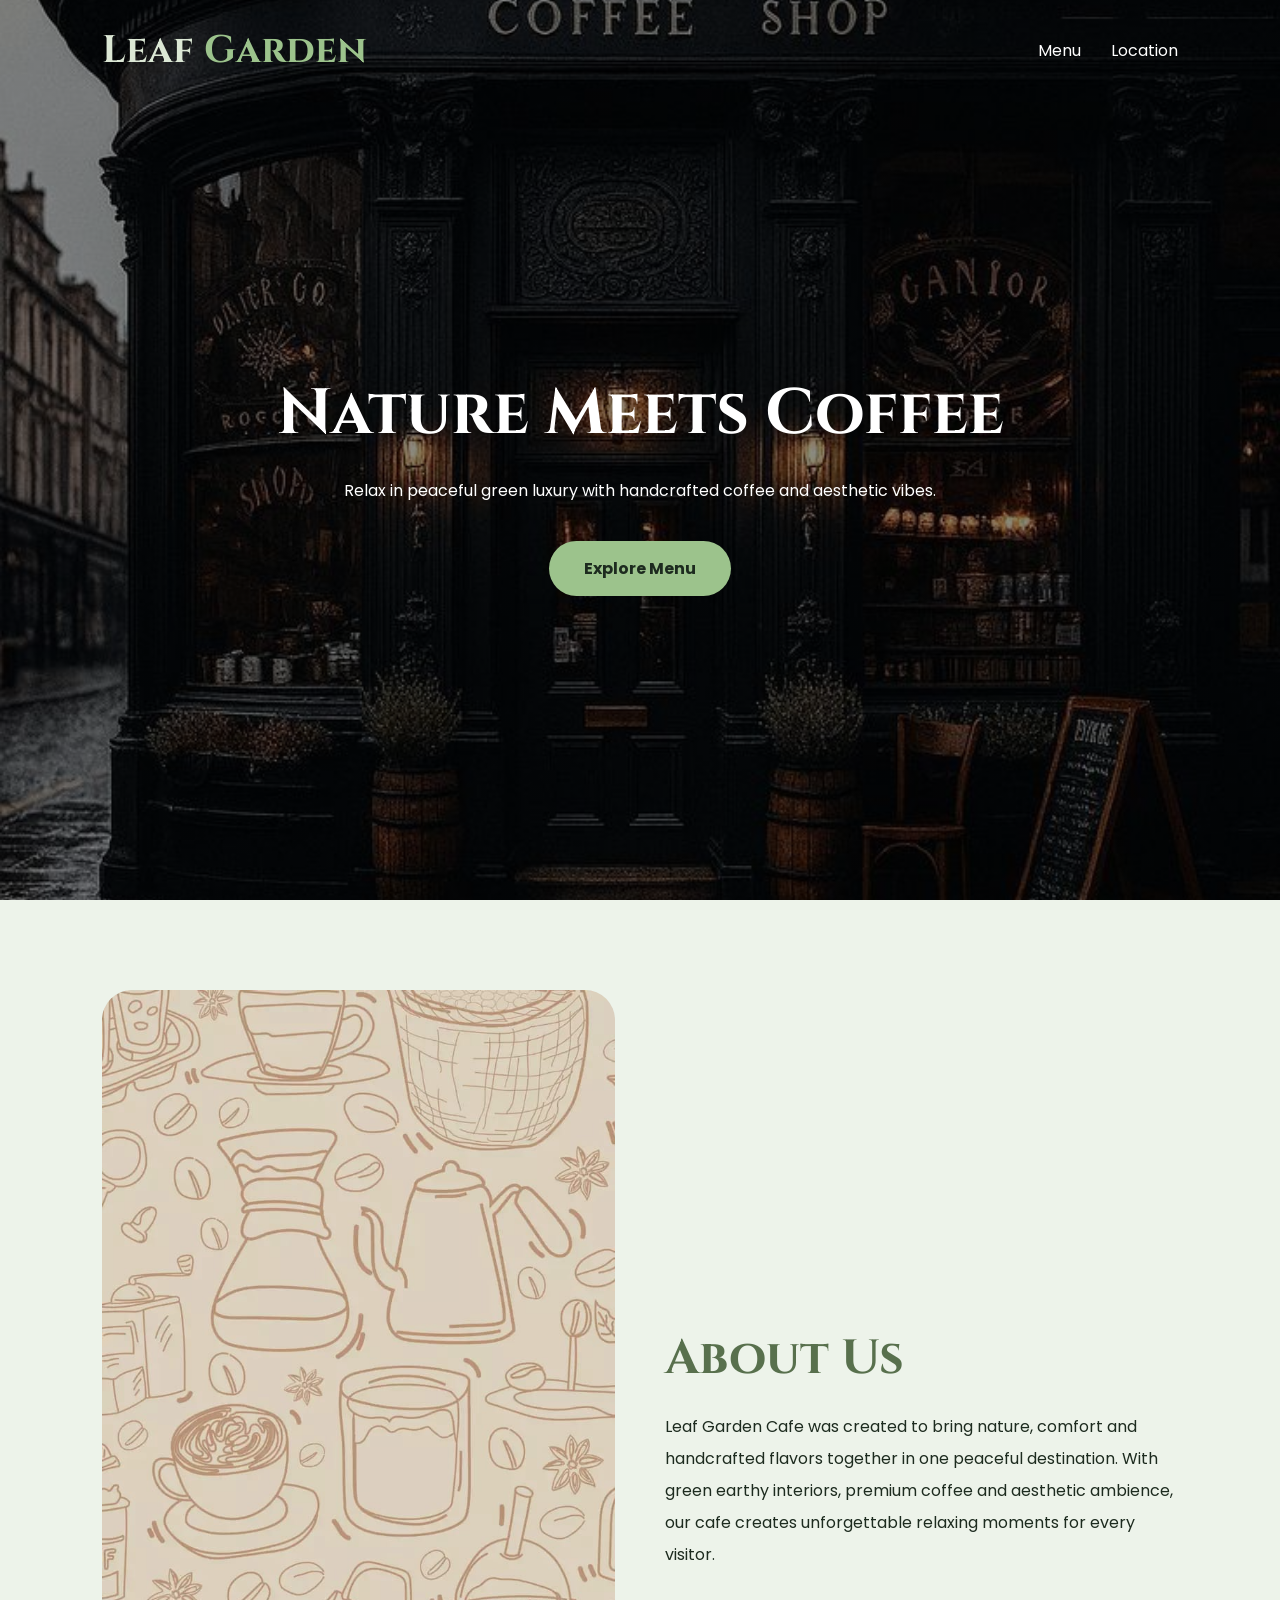
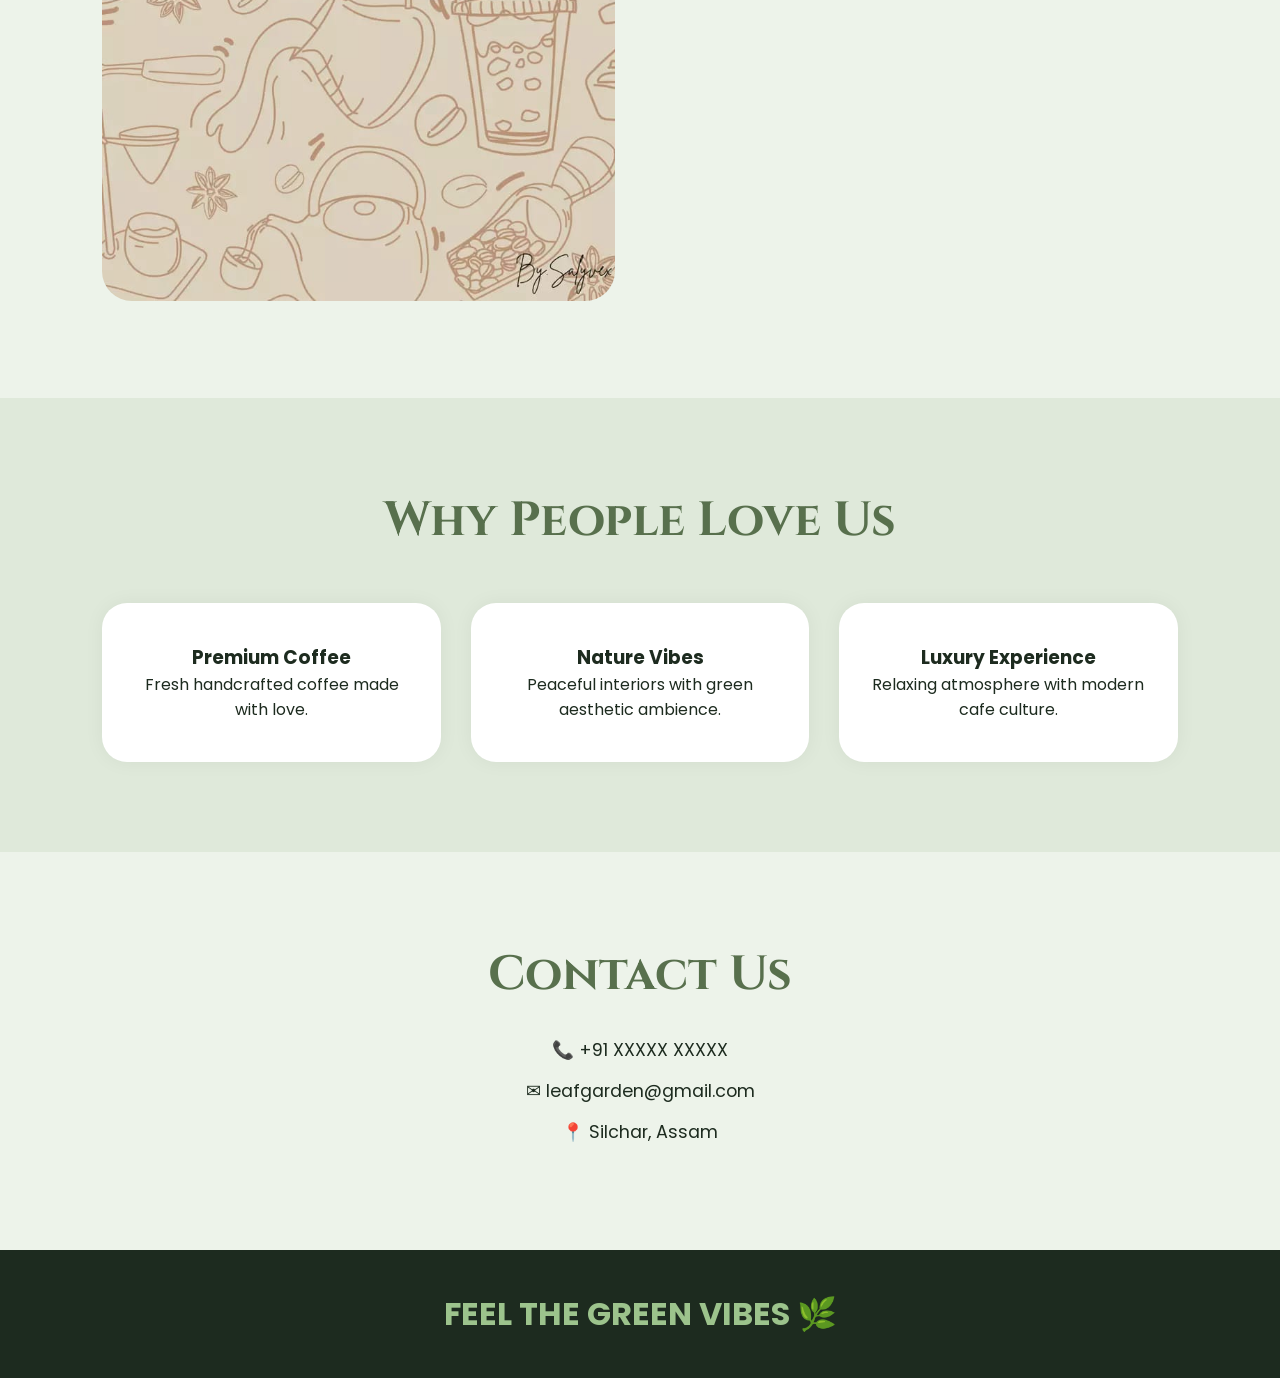
<file: index.html>
<!DOCTYPE html>
<html lang="en">

<head>

<meta charset="UTF-8">
<meta name="viewport" content="width=device-width, initial-scale=1.0">

<title>Leaf Garden Cafe</title>

<link rel="stylesheet" href="style.css">

<link href="https://fonts.googleapis.com/css2?family=Poppins:wght@300;400;500;600&family=Cinzel:wght@500;700&display=swap" rel="stylesheet">

</head>

<body>

<!-- HERO -->

<header class="hero">

<nav>

<h1 class="logo">
Leaf <span>Garden</span>
</h1>

<div class="nav-links">

<a href="menu.html">Menu</a>

<a href="location.html">Location</a>

</div>

</nav>

<div class="hero-content">

<h2>
Nature Meets Coffee
</h2>

<p>
Relax in peaceful green luxury with handcrafted coffee and aesthetic vibes.
</p>

<a href="menu.html" class="btn">
Explore Menu
</a>

</div>

</header>

<!-- ABOUT -->

<section class="about">

<div class="about-image">
<img src="images/aboutsectiontheme.jpeg">
</div>

<div class="about-text">

<h2>
About Us
</h2>

<p>
Leaf Garden Cafe was created to bring nature,
comfort and handcrafted flavors together in one peaceful destination.
With green earthy interiors, premium coffee and aesthetic ambience,
our cafe creates unforgettable relaxing moments for every visitor.
</p>

</div>

</section>

<!-- SPECIAL SECTION -->

<section class="special">

<h2>
Why People Love Us
</h2>

<div class="special-grid">

<div class="card">
<h3>Premium Coffee</h3>
<p>Fresh handcrafted coffee made with love.</p>
</div>

<div class="card">
<h3>Nature Vibes</h3>
<p>Peaceful interiors with green aesthetic ambience.</p>
</div>

<div class="card">
<h3>Luxury Experience</h3>
<p>Relaxing atmosphere with modern cafe culture.</p>
</div>

</div>

</section>

<!-- CONTACT -->

<section class="contact">

<h2>
Contact Us
</h2>

<p>
📞 +91 XXXXX XXXXX
</p>

<p>
✉ leafgarden@gmail.com
</p>

<p>
📍 Silchar, Assam
</p>

</section>

<!-- FOOTER -->

<footer>

<h1>
FEEL THE GREEN VIBES 🌿
</h1>

</footer>

</body>
</html>
</file>
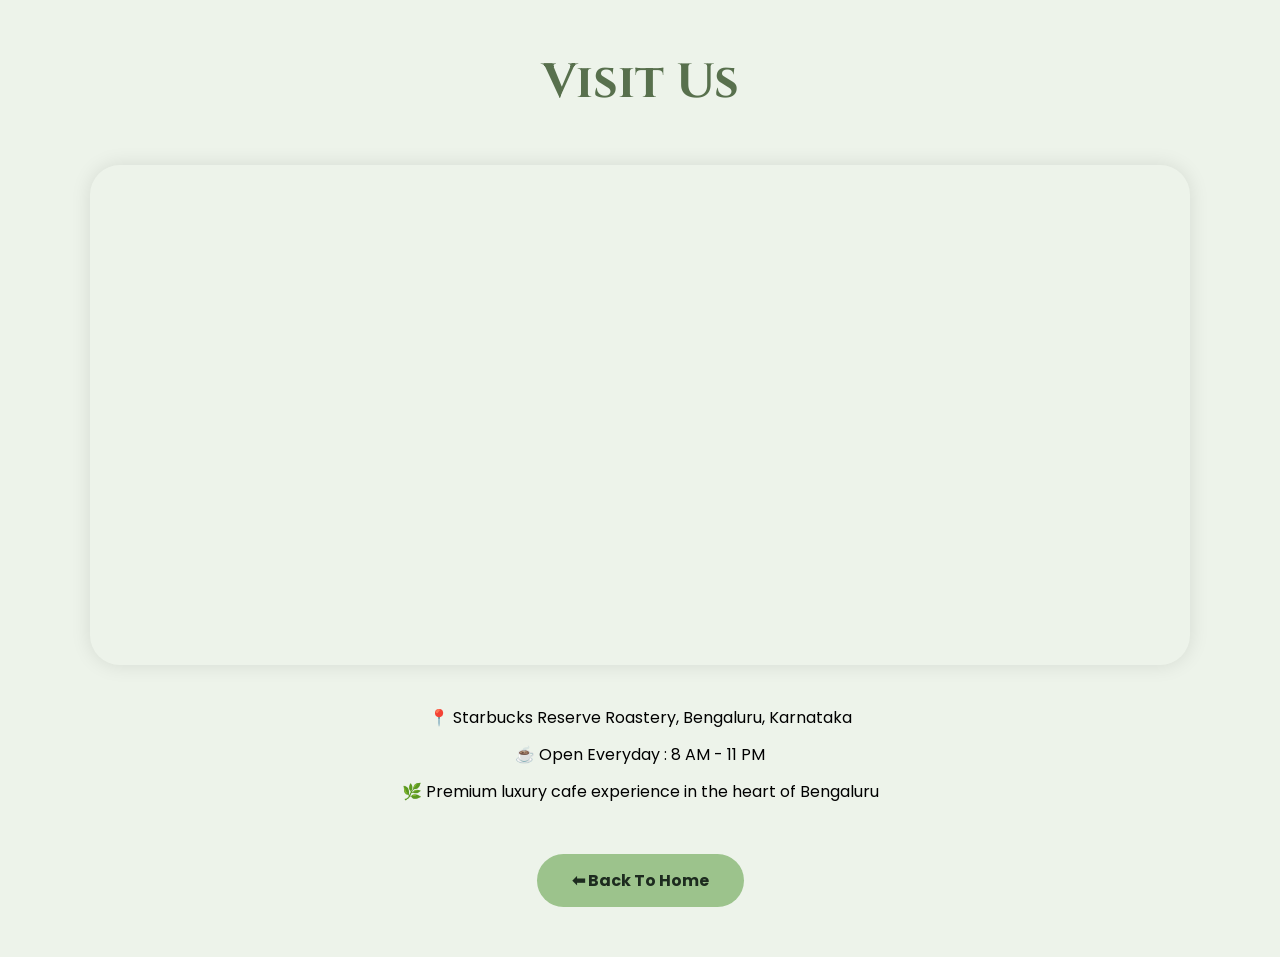
<file: location.html>
<!DOCTYPE html>
<html lang="en">

<head>

<meta charset="UTF-8">
<meta name="viewport" content="width=device-width, initial-scale=1.0">

<title>Location</title>

<link href="https://fonts.googleapis.com/css2?family=Poppins:wght@300;400;500;600&family=Cinzel:wght@500;700&display=swap" rel="stylesheet">

<style>

*{
margin:0;
padding:0;
box-sizing:border-box;
}

body{

font-family:'Poppins',sans-serif;

background:#edf3ea;

padding:50px 7%;
}

h1{

text-align:center;

font-size:3rem;

margin-bottom:50px;

font-family:'Cinzel',serif;

color:#58704d;
}

.map-box{

width:100%;

height:500px;

border-radius:30px;

overflow:hidden;

box-shadow:0 0 20px rgba(0,0,0,0.1);
}

iframe{

width:100%;
height:100%;

border:none;
}

.info{

text-align:center;

margin-top:40px;
}

.info p{

margin:12px 0;
}

.back{

display:flex;
justify-content:center;

margin-top:50px;
}

.back a{

text-decoration:none;

padding:14px 35px;

background:#9cc38c;

color:#1d2b1f;

border-radius:40px;

font-weight:bold;
}

</style>

</head>

<body>

<h1>
Visit Us
</h1>

<div class="map-box">

<iframe
src="https://www.google.com/maps/embed?pb=!1m18!1m12!1m3!1d3888.847160760196!2d77.6181731750752!3d12.955886387358863!2m3!1f0!2f0!3f0!3m2!1i1024!2i768!4f13.1!3m3!1m2!1s0x3bae15d7f8b7f6f5%3A0x8d0ef7b7d1f5f6c6!2sStarbucks%20Reserve%20Roastery!5e0!3m2!1sen!2sin!4v1716800000000!5m2!1sen!2sin"
allowfullscreen=""
loading="lazy"
referrerpolicy="no-referrer-when-downgrade">
</iframe>

</div>

<div class="info">

<p>
📍 Starbucks Reserve Roastery, Bengaluru, Karnataka
</p>

<p>
☕ Open Everyday : 8 AM - 11 PM
</p>

<p>
🌿 Premium luxury cafe experience in the heart of Bengaluru
</p>

</div>

<div class="back">

<a href="index.html">
⬅ Back To Home
</a>

</div>

</body>
</html>
</file>
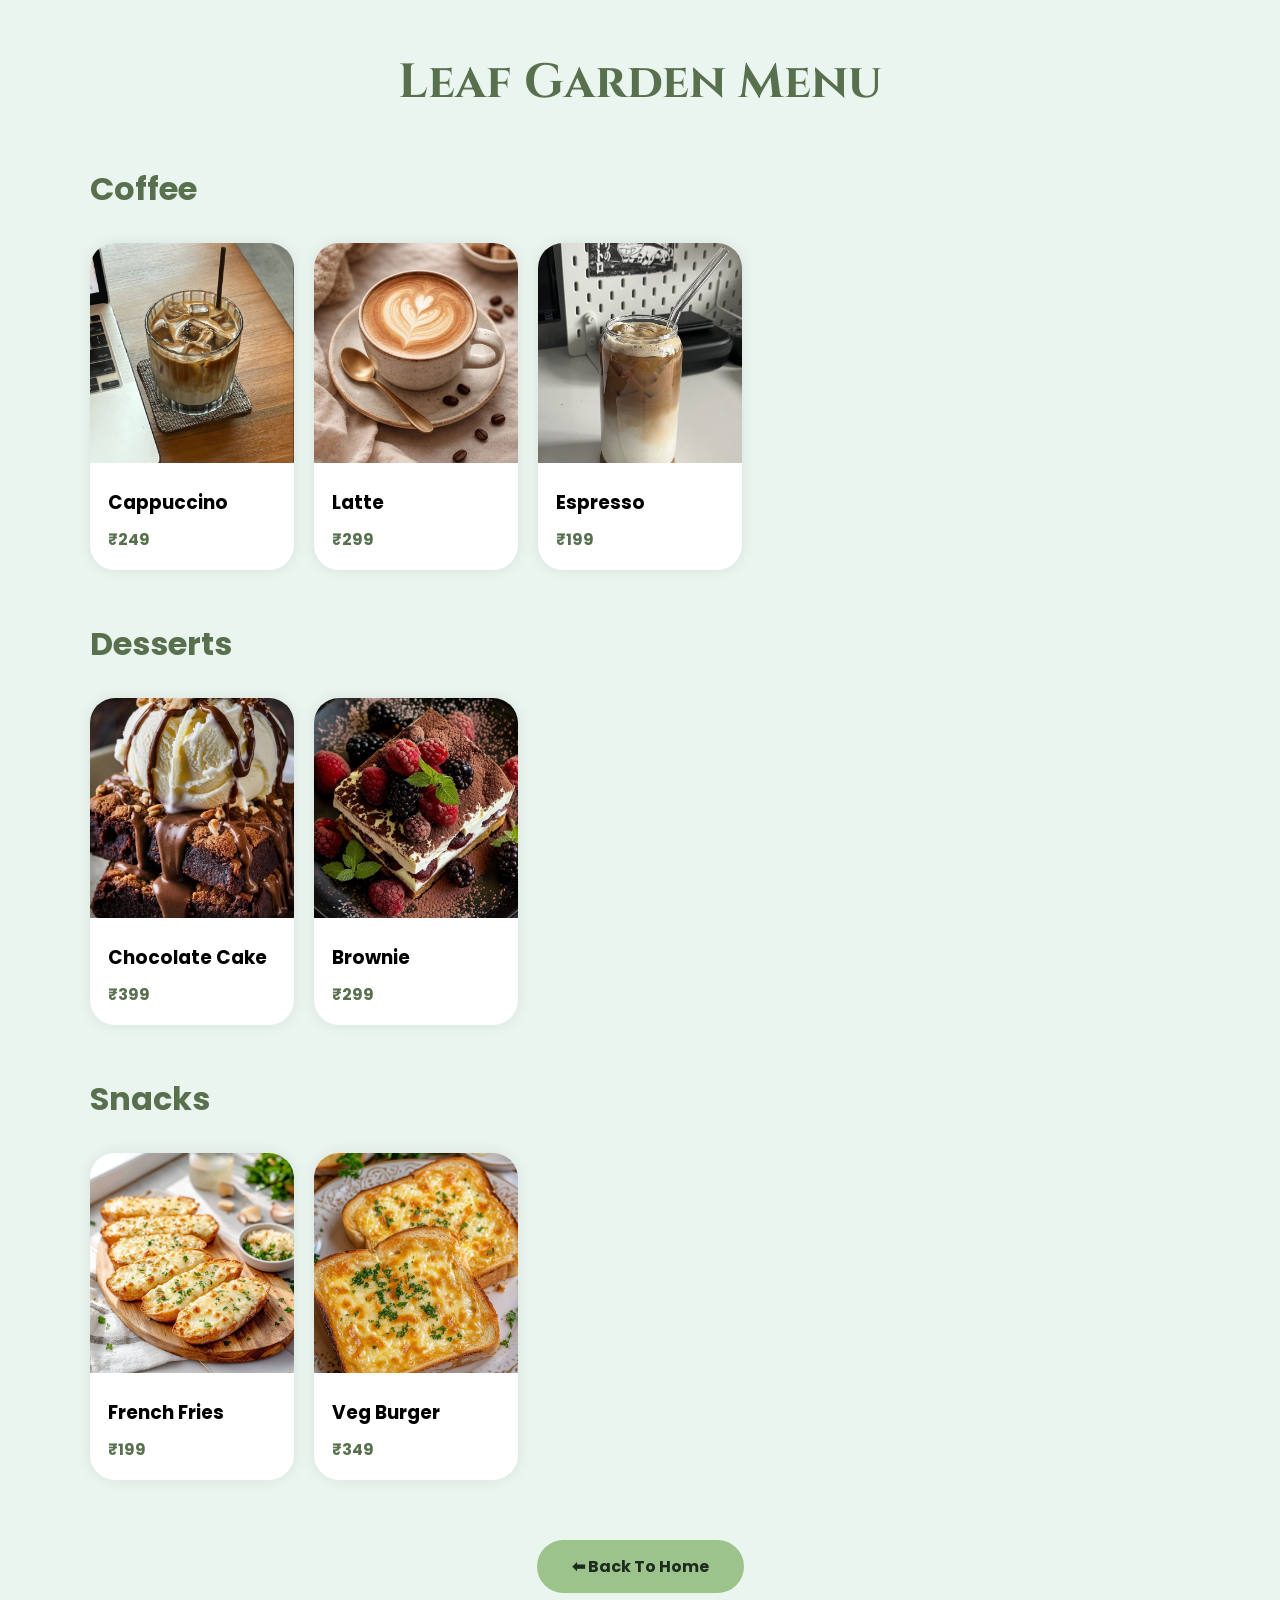
<file: menu.html>
<!DOCTYPE html>
<html lang="en">

<head>

<meta charset="UTF-8">
<meta name="viewport" content="width=device-width, initial-scale=1.0">

<title>Menu</title>

<link href="https://fonts.googleapis.com/css2?family=Poppins:wght@300;400;500;600&family=Cinzel:wght@500;700&display=swap" rel="stylesheet">

<style>

*{
margin:0;
padding:0;
box-sizing:border-box;
}

body{

font-family:'Poppins',sans-serif;

background:#EBF5F0;

padding:50px 7%;

}

h1{

text-align:center;

font-size:3rem;

margin-bottom:50px;

font-family:'Cinzel',serif;

color:#58704d;
}

.section-title{

font-size:2rem;

margin:50px 0 30px;

color:#58704d;
}

.grid{

display:grid;

grid-template-columns:repeat(5,1fr);

gap:20px;
}

.card{

background:white;

border-radius:25px;

overflow:hidden;

transition:0.5s;

box-shadow:0 0 15px rgba(0,0,0,0.08);
}

.card:hover{

transform:translateY(-10px);
}

.card img{

width:100%;
height:220px;

object-fit:cover;
}

.info{

padding:18px;
}

.info h3{

margin-bottom:10px;
}

.price{

color:#58704d;

font-weight:bold;
}

.back{

display:flex;
justify-content:center;

margin-top:60px;
}

.back a{

text-decoration:none;

padding:14px 35px;

background:#9cc38c;

color:#1d2b1f;

border-radius:40px;

font-weight:bold;
}

/* MOBILE */

@media(max-width:768px){

.grid{

grid-template-columns:1fr;
}

}

</style>

</head>

<body>

<h1>
Leaf Garden Menu
</h1>

<h2 class="section-title">
Coffee
</h2>

<div class="grid">

<div class="card">
<img src="images/coffee3.jpeg">
<div class="info">
<h3>Cappuccino</h3>
<p class="price">₹249</p>
</div>
</div>

<div class="card">
<img src="images/coffee4.jpeg">
<div class="info">
<h3>Latte</h3>
<p class="price">₹299</p>
</div>
</div>

<div class="card">
<img src="images/coffee5.jpeg">
<div class="info">
<h3>Espresso</h3>
<p class="price">₹199</p>
</div>
</div>

</div>

<h2 class="section-title">
Desserts
</h2>

<div class="grid">

<div class="card">
<img src="images/deserts4.jpeg">
<div class="info">
<h3>Chocolate Cake</h3>
<p class="price">₹399</p>
</div>
</div>

<div class="card">
<img src="images/deserts5.jpeg">
<div class="info">
<h3>Brownie</h3>
<p class="price">₹299</p>
</div>
</div>

</div>

<h2 class="section-title">
Snacks
</h2>

<div class="grid">

<div class="card">
<img src="images/snacks3.jpeg">
<div class="info">
<h3>French Fries</h3>
<p class="price">₹199</p>
</div>
</div>

<div class="card">
<img src="images/snacks6.jpeg">
<div class="info">
<h3>Veg Burger</h3>
<p class="price">₹349</p>
</div>
</div>

</div>

<div class="back">

<a href="index.html">
⬅ Back To Home
</a>

</div>

</body>
</html>
</file>
<file: style.css>
*{
    margin:0;
    padding:0;
    box-sizing:border-box;
}

body{

    font-family:'Poppins',sans-serif;

    background:#edf3ea;

    color:#1d2b1f;
}

/* HERO */

.hero{

    min-height:100vh;

    background:
    linear-gradient(rgba(0,0,0,0.45),rgba(0,0,0,0.45)),
    url('images/cafebackgroumd3.jpeg');

    background-size:cover;
    background-position:center;

    color:white;
}

/* NAVBAR */

nav{

    display:flex;
    justify-content:space-between;
    align-items:center;

    padding:25px 8%;
}

.logo{

    font-size:2.4rem;

    font-family:'Cinzel',serif;

    color:#dce8d5;
}

.logo span{

    color:#9cc38c;
}

.nav-links{

    display:flex;
    gap:30px;
}

.nav-links a{

    text-decoration:none;

    color:white;

    font-size:1rem;

    transition:0.4s;
}

.nav-links a:hover{

    color:#9cc38c;
}

/* HERO CONTENT */

.hero-content{

    height:85vh;

    display:flex;
    flex-direction:column;
    justify-content:center;
    align-items:center;

    text-align:center;

    padding:20px;
}

.hero-content h2{

    font-size:4rem;

    margin-bottom:20px;

    font-family:'Cinzel',serif;
}

.hero-content p{

    max-width:650px;

    line-height:1.8;

    margin-bottom:35px;
}

.btn{

    text-decoration:none;

    padding:15px 35px;

    border-radius:40px;

    background:#9cc38c;

    color:#1d2b1f;

    font-weight:bold;

    transition:0.5s;
}

.btn:hover{

    transform:translateY(-5px);

    background:white;
}

/* ABOUT */

.about{

    display:grid;

    grid-template-columns:1fr 1fr;

    gap:50px;

    padding:90px 8%;

    align-items:center;
}

.about-image img{

    width:100%;

    border-radius:30px;
}

.about-text h2{

    font-size:3rem;

    margin-bottom:20px;

    color:#58704d;

    font-family:'Cinzel',serif;
}

.about-text p{

    line-height:2;
}

/* SPECIAL */

.special{

    background:#dfe9da;

    padding:90px 8%;

    text-align:center;
}

.special h2{

    font-size:3rem;

    margin-bottom:50px;

    color:#58704d;

    font-family:'Cinzel',serif;
}

.special-grid{

    display:grid;

    grid-template-columns:repeat(3,1fr);

    gap:30px;
}

.card{

    background:white;

    padding:40px 30px;

    border-radius:25px;

    transition:0.5s;

    box-shadow:0 0 20px rgba(0,0,0,0.05);
}

.card:hover{

    transform:translateY(-10px);

    background:#9cc38c;

    color:white;
}

/* CONTACT */

.contact{

    padding:90px 8%;

    text-align:center;
}

.contact h2{

    font-size:3rem;

    margin-bottom:30px;

    color:#58704d;

    font-family:'Cinzel',serif;
}

.contact p{

    margin:15px 0;

    font-size:1.1rem;
}

/* FOOTER */

footer{

    background:#1d2b1f;

    color:#9cc38c;

    text-align:center;

    padding:40px 20px;
}

/* MOBILE */

@media(max-width:768px){

    nav{

        flex-direction:column;

        gap:20px;
    }

    .hero-content h2{

        font-size:2.5rem;
    }

    .about{

        grid-template-columns:1fr;
    }

    .special-grid{

        grid-template-columns:1fr;
    }

}
</file>
